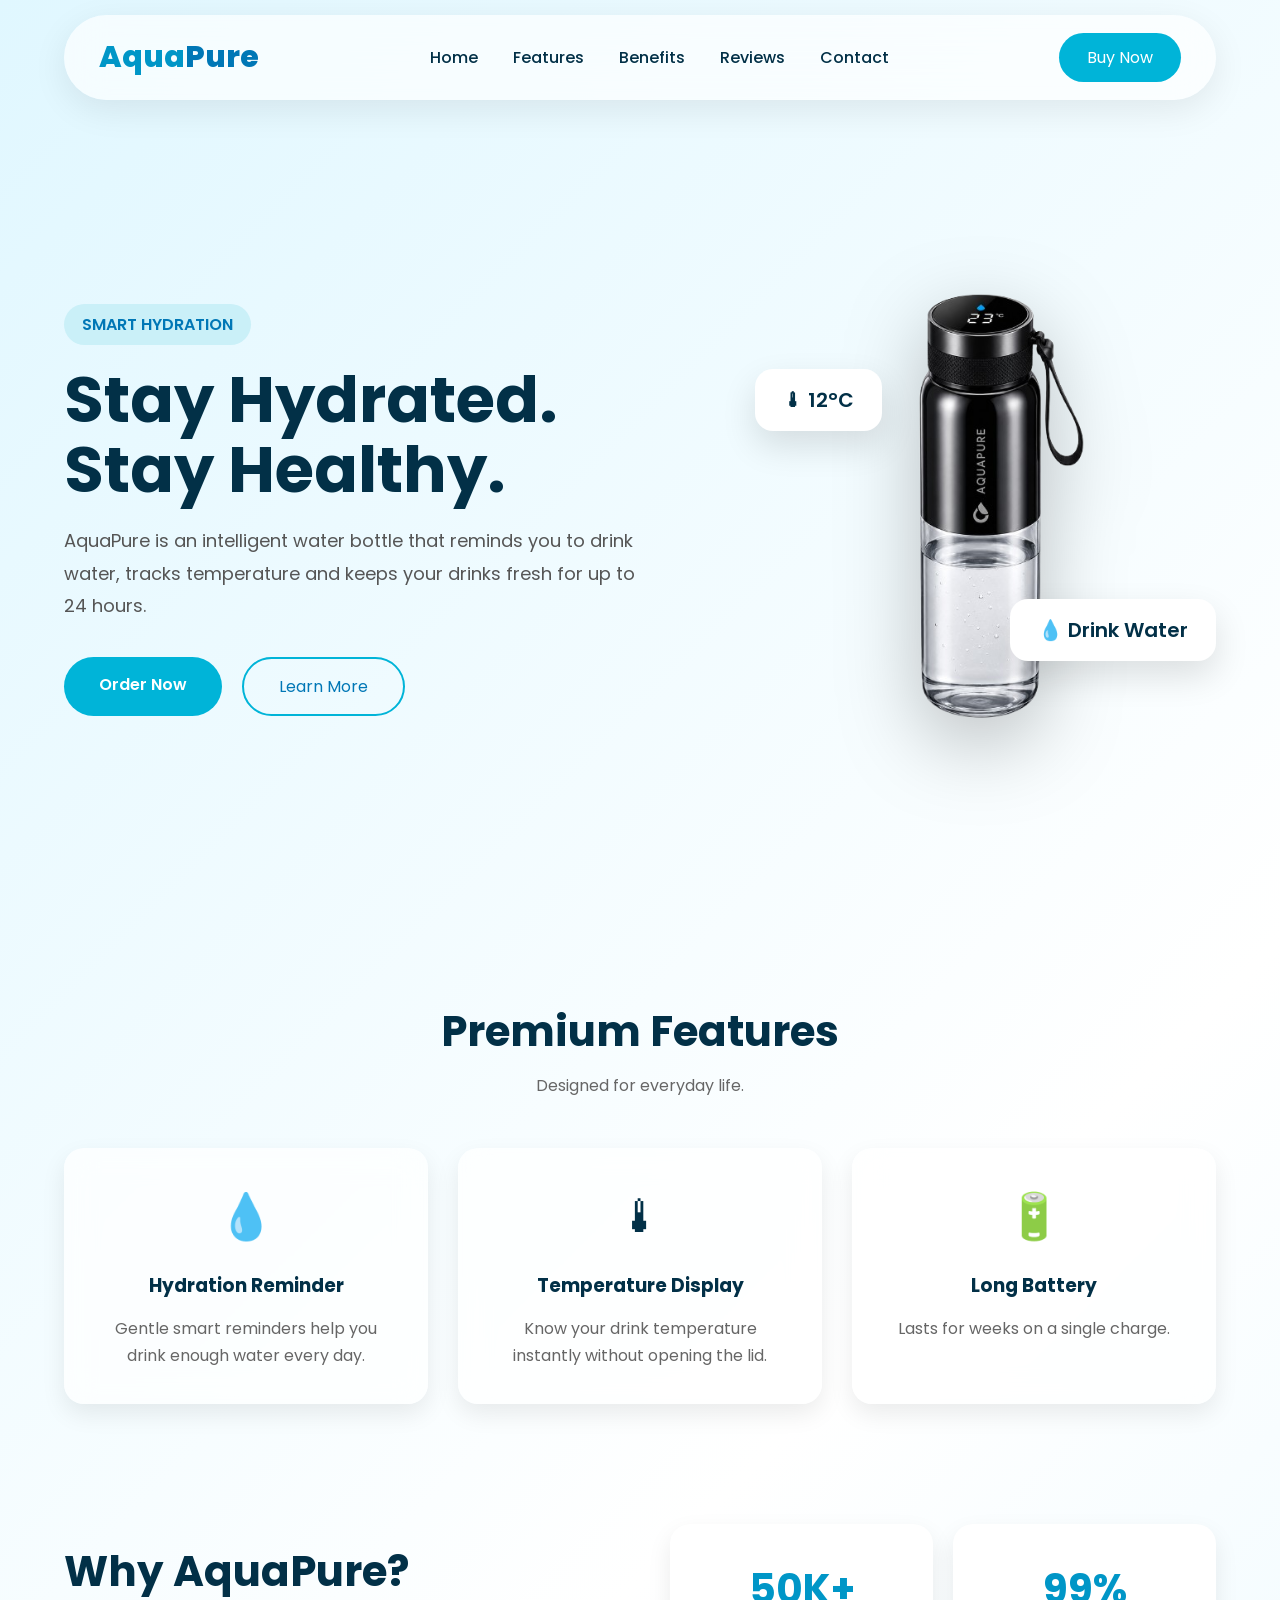
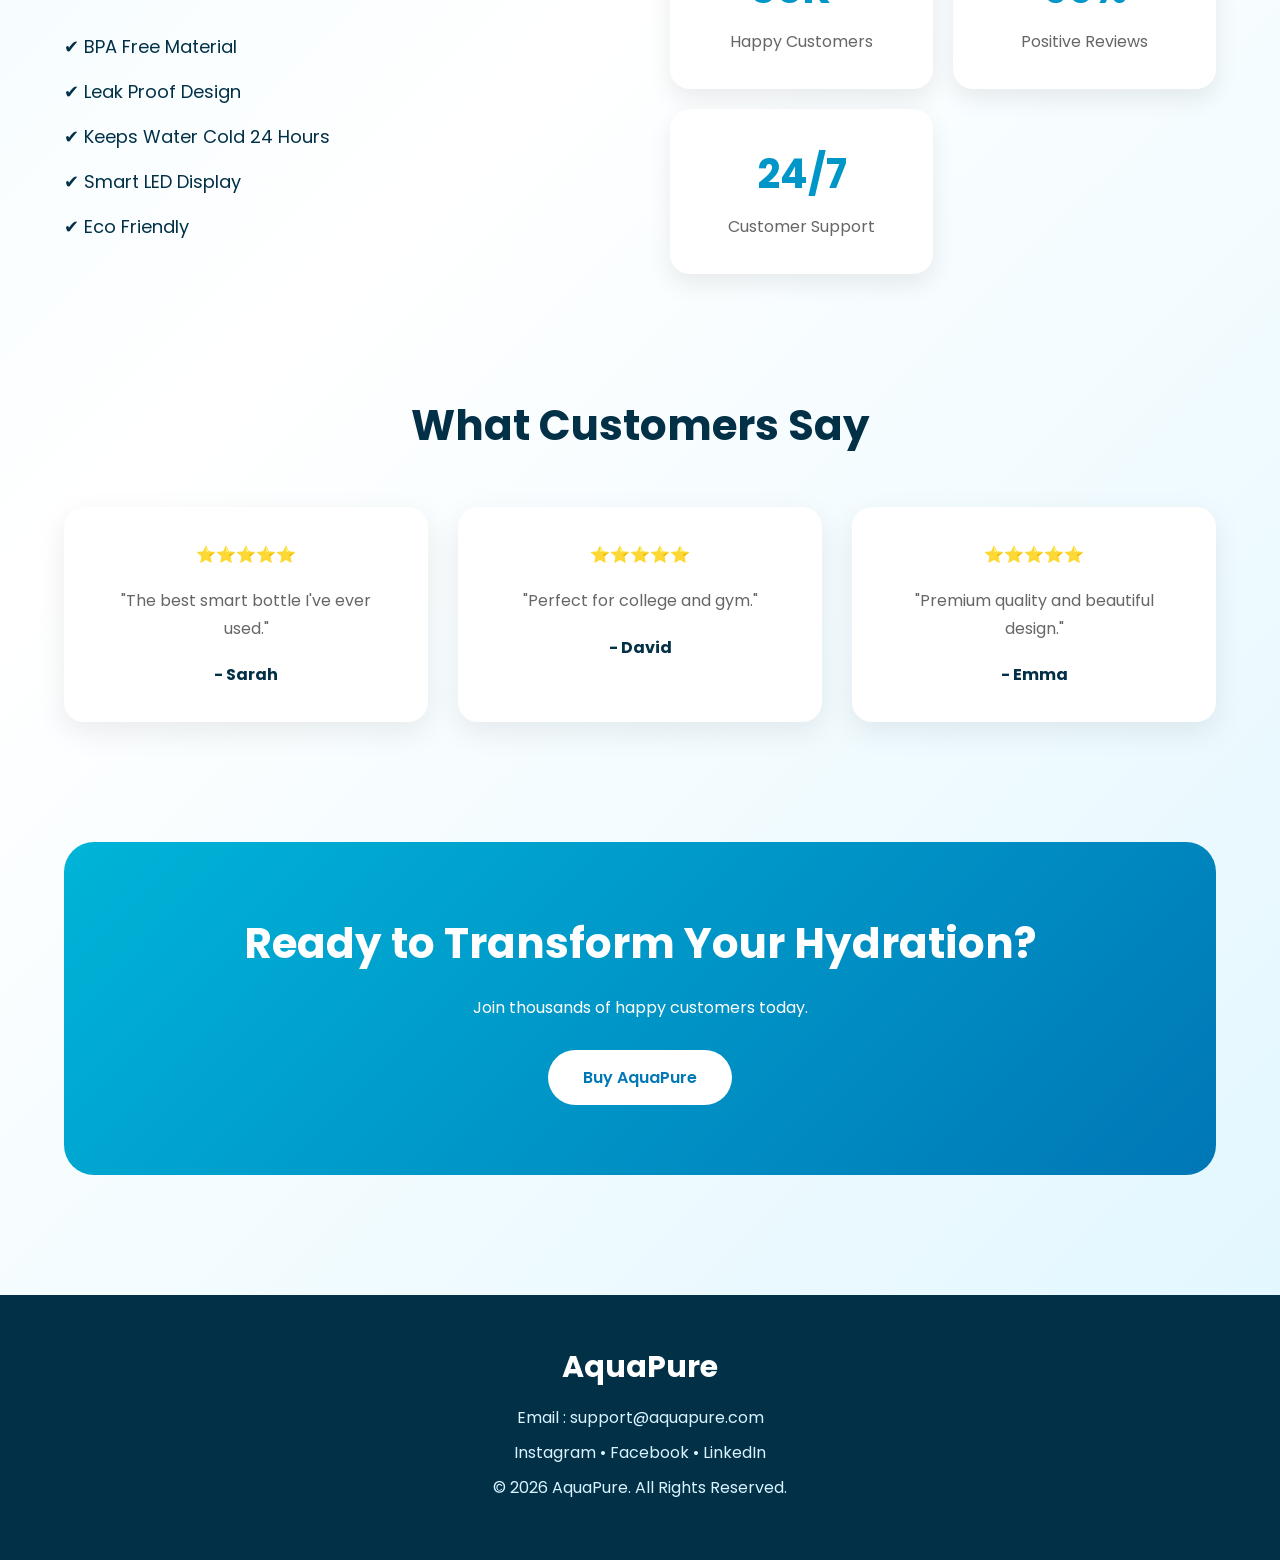
<file: WebDev-L1-LandingPage/index.html>
<!DOCTYPE html>
<html lang="en">
<head>
    <meta charset="UTF-8">
    <meta name="viewport" content="width=device-width, initial-scale=1.0">
    <title>AquaPure | Smart Water Bottle</title>

    <link rel="stylesheet" href="style.css">

    <link rel="preconnect" href="https://fonts.googleapis.com">
    <link rel="preconnect" href="https://fonts.gstatic.com" crossorigin>

    <link href="https://fonts.googleapis.com/css2?family=Poppins:wght@300;400;500;600;700;800&display=swap" rel="stylesheet">
</head>

<body>

<!-- ================= NAVBAR ================= -->

<header>
    <nav class="navbar">

        <div class="logo">
            Aqua<span>Pure</span>
        </div>

        <ul class="nav-links">

            <li><a href="#home">Home</a></li>

            <li><a href="#features">Features</a></li>

            <li><a href="#benefits">Benefits</a></li>

            <li><a href="#reviews">Reviews</a></li>

            <li><a href="#contact">Contact</a></li>

        </ul>

        <a href="#" class="buy-btn">Buy Now</a>

    </nav>
</header>

<!-- ================= HERO ================= -->

<section class="hero" id="home">

<div class="hero-text">

<p class="tag">SMART HYDRATION</p>

<h1>
Stay Hydrated.<br>
Stay Healthy.
</h1>

<p class="description">

AquaPure is an intelligent water bottle that reminds
you to drink water, tracks temperature and keeps
your drinks fresh for up to 24 hours.

</p>

<div class="buttons">

<a href="#" class="primary-btn">Order Now</a>

<a href="#features" class="secondary-btn">Learn More</a>

</div>

</div>

<div class="hero-image">

<img src="images/water.png" alt="Bottle">

<div class="floating-card card1">
🌡 12°C
</div>

<div class="floating-card card2">
💧 Drink Water
</div>

</div>

</section>

<!-- ================= FEATURES ================= -->

<section class="features" id="features">

<h2>Premium Features</h2>

<p>
Designed for everyday life.
</p>

<div class="feature-container">

<div class="feature-card">

<div class="icon">💧</div>

<h3>Hydration Reminder</h3>

<p>
Gentle smart reminders
help you drink enough
water every day.
</p>

</div>

<div class="feature-card">

<div class="icon">🌡</div>

<h3>Temperature Display</h3>

<p>
Know your drink
temperature instantly
without opening the lid.
</p>

</div>

<div class="feature-card">

<div class="icon">🔋</div>

<h3>Long Battery</h3>

<p>
Lasts for weeks on
a single charge.
</p>

</div>

</div>

</section>

<!-- ================= BENEFITS ================= -->

<section class="benefits" id="benefits">

<div class="left">

<h2>Why AquaPure?</h2>

<ul>

<li>✔ BPA Free Material</li>

<li>✔ Leak Proof Design</li>

<li>✔ Keeps Water Cold 24 Hours</li>

<li>✔ Smart LED Display</li>

<li>✔ Eco Friendly</li>

</ul>

</div>

<div class="right">

<div class="info-box">

<h3>50K+</h3>

<p>Happy Customers</p>

</div>

<div class="info-box">

<h3>99%</h3>

<p>Positive Reviews</p>

</div>

<div class="info-box">

<h3>24/7</h3>

<p>Customer Support</p>

</div>

</div>

</section>

<!-- ================= REVIEWS ================= -->

<section class="reviews" id="reviews">

<h2>What Customers Say</h2>

<div class="review-container">

<div class="review-card">

⭐⭐⭐⭐⭐

<p>

"The best smart bottle I've ever used."

</p>

<h4>- Sarah</h4>

</div>

<div class="review-card">

⭐⭐⭐⭐⭐

<p>

"Perfect for college and gym."

</p>

<h4>- David</h4>

</div>

<div class="review-card">

⭐⭐⭐⭐⭐

<p>

"Premium quality and beautiful design."

</p>

<h4>- Emma</h4>

</div>

</div>

</section>

<!-- ================= CTA ================= -->

<section class="cta">

<h2>

Ready to Transform
Your Hydration?

</h2>

<p>

Join thousands of happy customers today.

</p>

<a href="#">Buy AquaPure</a>

</section>

<!-- ================= FOOTER ================= -->

<footer id="contact">

<h3>AquaPure</h3>

<p>Email : support@aquapure.com</p>

<p>Instagram • Facebook • LinkedIn</p>

<p>© 2026 AquaPure. All Rights Reserved.</p>

</footer>

</body>
</html>
</file>
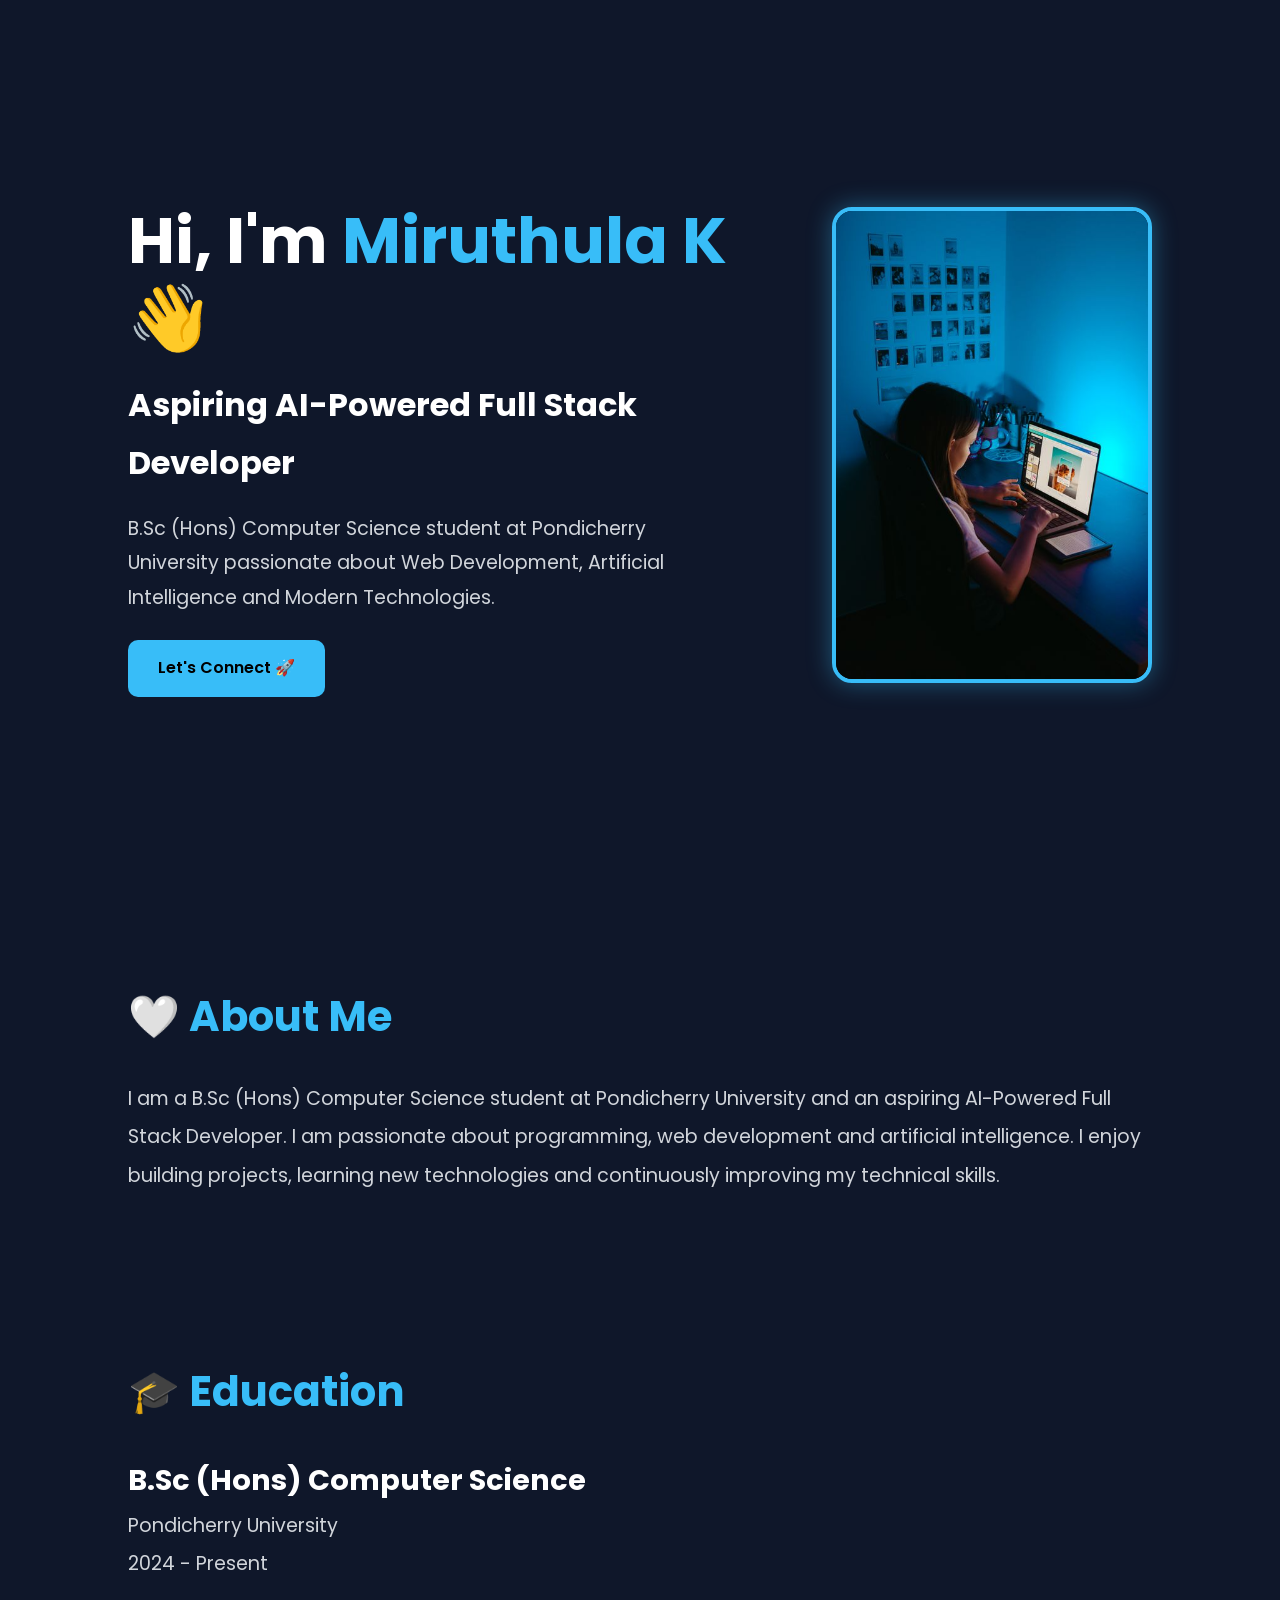
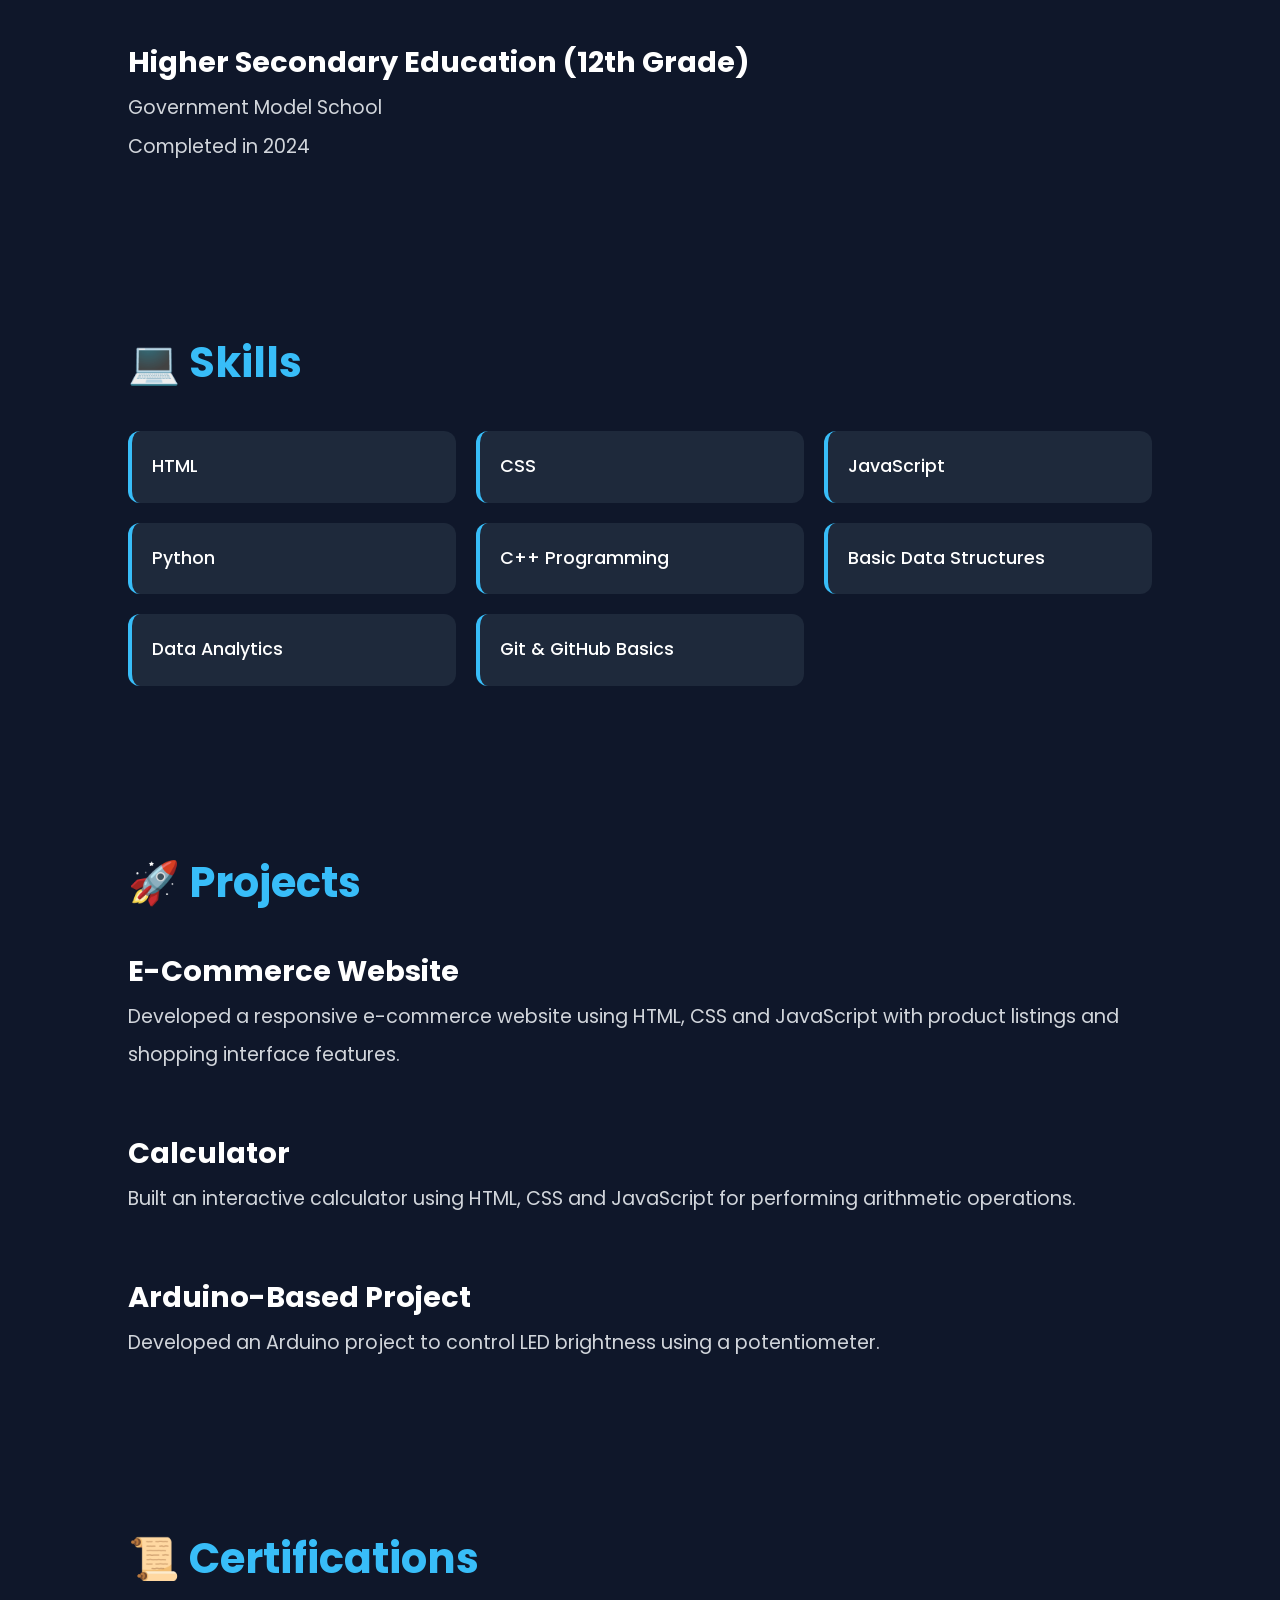
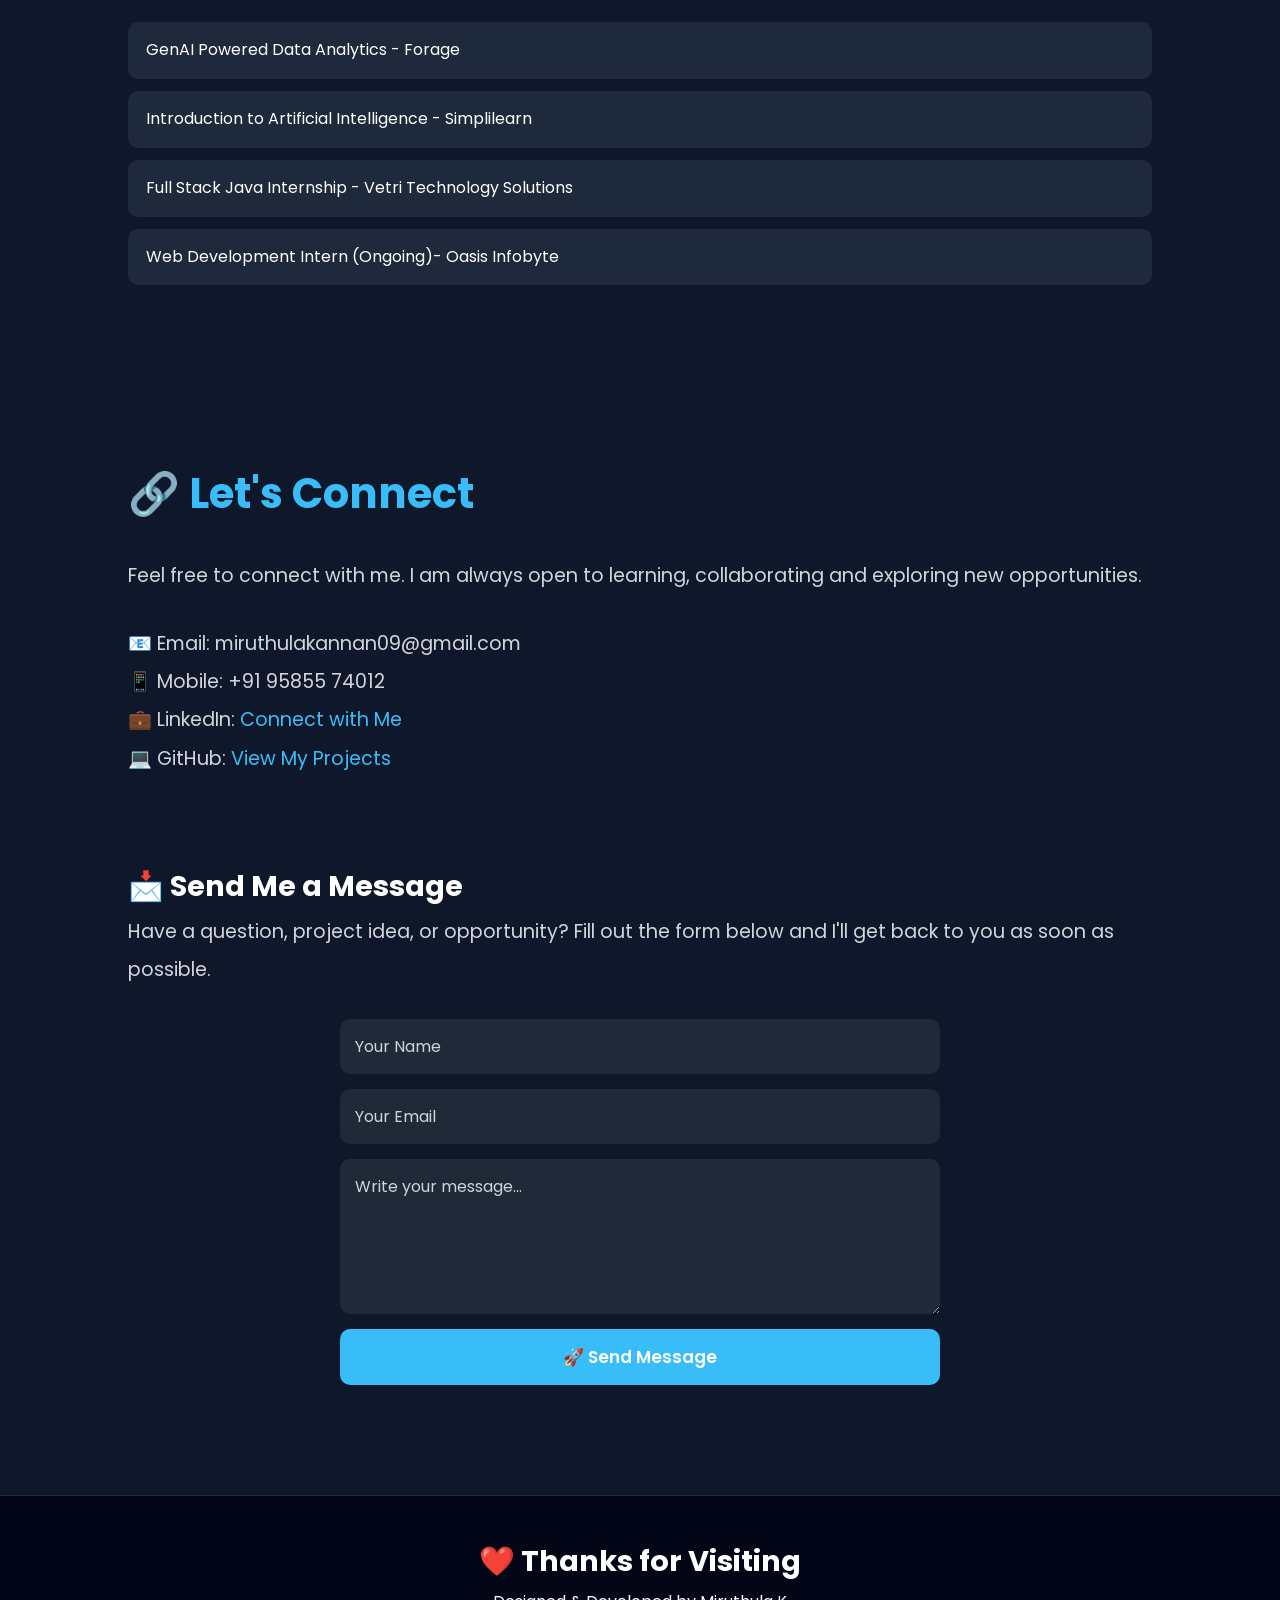
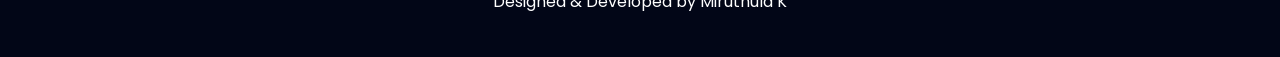
<file: WebDev-L2-Portfolio/index.html>
<!DOCTYPE html>
<html lang="en">

<head>
    <meta charset="UTF-8">
    <meta name="viewport" content="width=device-width, initial-scale=1.0">
    <title>Miruthula K | Portfolio</title>

    <link rel="stylesheet" href="style.css">
</head>

<body>

    <!-- HERO SECTION -->
    <header class="hero">

        <div class="hero-text">
            <h1>Hi, I'm <span>Miruthula K</span> 👋</h1>

            <h2>Aspiring AI-Powered Full Stack Developer</h2>

            <p>
                B.Sc (Hons) Computer Science student at Pondicherry University passionate about Web Development,
                Artificial Intelligence and Modern Technologies.
            </p>

            <a href="#contact" class="btn">
                Let's Connect 🚀
            </a>
        </div>

        <div class="hero-image">
            <img src="image.png" alt="Miruthula K">
        </div>

    </header>

    <!-- ABOUT -->
    <section id="about">

        <h2>🤍 About Me</h2>

        <p>
            I am a B.Sc (Hons) Computer Science student at Pondicherry University and an aspiring AI-Powered Full Stack
            Developer. I am passionate about programming, web development and artificial intelligence. I enjoy building
            projects, learning new technologies and continuously improving my technical skills.
        </p>

    </section>

    <!-- EDUCATION -->
    <section id="education">

        <h2>🎓 Education</h2>

        <h3>B.Sc (Hons) Computer Science</h3>

        <p>
            Pondicherry University <br>
            2024 - Present
        </p>

        <br>

        <h3>Higher Secondary Education (12th Grade)</h3>

        <p>
            Government Model School <br>
            Completed in 2024
        </p>

    </section>

    <!-- SKILLS -->
    <section id="skills">

        <h2>💻 Skills</h2>

        <div class="skills-grid">
            <div class="skill-box">HTML</div>
            <div class="skill-box">CSS</div>
            <div class="skill-box">JavaScript</div>
            <div class="skill-box">Python</div>
            <div class="skill-box">C++ Programming</div>
            <div class="skill-box">Basic Data Structures</div>
            <div class="skill-box">Data Analytics</div>
            <div class="skill-box">Git & GitHub Basics</div>
        </div>

    </section>

    <!-- PROJECTS -->
    <section id="projects">

        <h2>🚀 Projects</h2>

        <h3>E-Commerce Website</h3>

        <p>
            Developed a responsive e-commerce website using HTML, CSS and JavaScript with product listings and shopping
            interface features.
        </p>

        <br>

        <h3>Calculator</h3>

        <p>
            Built an interactive calculator using HTML, CSS and JavaScript for performing arithmetic operations.
        </p>

        <br>

        <h3>Arduino-Based Project</h3>

        <p>
            Developed an Arduino project to control LED brightness using a potentiometer.
        </p>

    </section>

    <!-- CERTIFICATIONS -->
    <section id="certificates">

        <h2>📜 Certifications</h2>

        <ul>
            <li>GenAI Powered Data Analytics - Forage</li>
            <li>Introduction to Artificial Intelligence - Simplilearn</li>
            <li>Full Stack Java Internship - Vetri Technology Solutions</li>
            <li>Web Development Intern (Ongoing)-
Oasis Infobyte</li>
        </ul>

    </section>

    <!-- CONTACT -->
<section id="contact">

    <h2>🔗 Let's Connect</h2>

    <p>
        Feel free to connect with me. I am always open to learning, collaborating and exploring new opportunities.
    </p>

    <br>

    <p>📧 Email: miruthulakannan09@gmail.com</p>

    <p>📱 Mobile: +91 95855 74012</p>

    <p>
        💼 LinkedIn:
        <a href="https://www.linkedin.com/in/miruthula-k-9622aa397" target="_blank">
            Connect with Me
        </a>
    </p>

    <p>
        💻 GitHub:
        <a href="https://github.com/miruthulakannan09-commits" target="_blank">
            View My Projects
        </a>
    </p>

    <br><br>

    <h3>📩 Send Me a Message</h3>

    <p>
        Have a question, project idea, or opportunity? Fill out the form below and I'll get back to you as soon as possible.
    </p>

    <form action="https://formsubmit.co/miruthulakannan09@gmail.com" method="POST">

        <!-- Hidden Settings -->
        <input type="hidden" name="_captcha" value="false">
        <input type="hidden" name="_subject" value="New Portfolio Message">
        <input type="hidden" name="_template" value="table">

        <input
            type="text"
            name="name"
            placeholder="Your Name"
            required
        >

        <input
            type="email"
            name="email"
            placeholder="Your Email"
            required
        >

        <textarea
            name="message"
            rows="5"
            placeholder="Write your message..."
            required
        ></textarea>

        <button type="submit">
            🚀 Send Message
        </button>

    </form>

</section>

<!-- FOOTER -->
<footer>

    <h3>❤️ Thanks for Visiting</h3>

    <p>Designed & Developed by Miruthula K</p>

</footer>

<!-- Back To Top Button -->
<button id="topBtn">⬆</button>

<script src="script.js"></script>

</body>
</html>
</file>
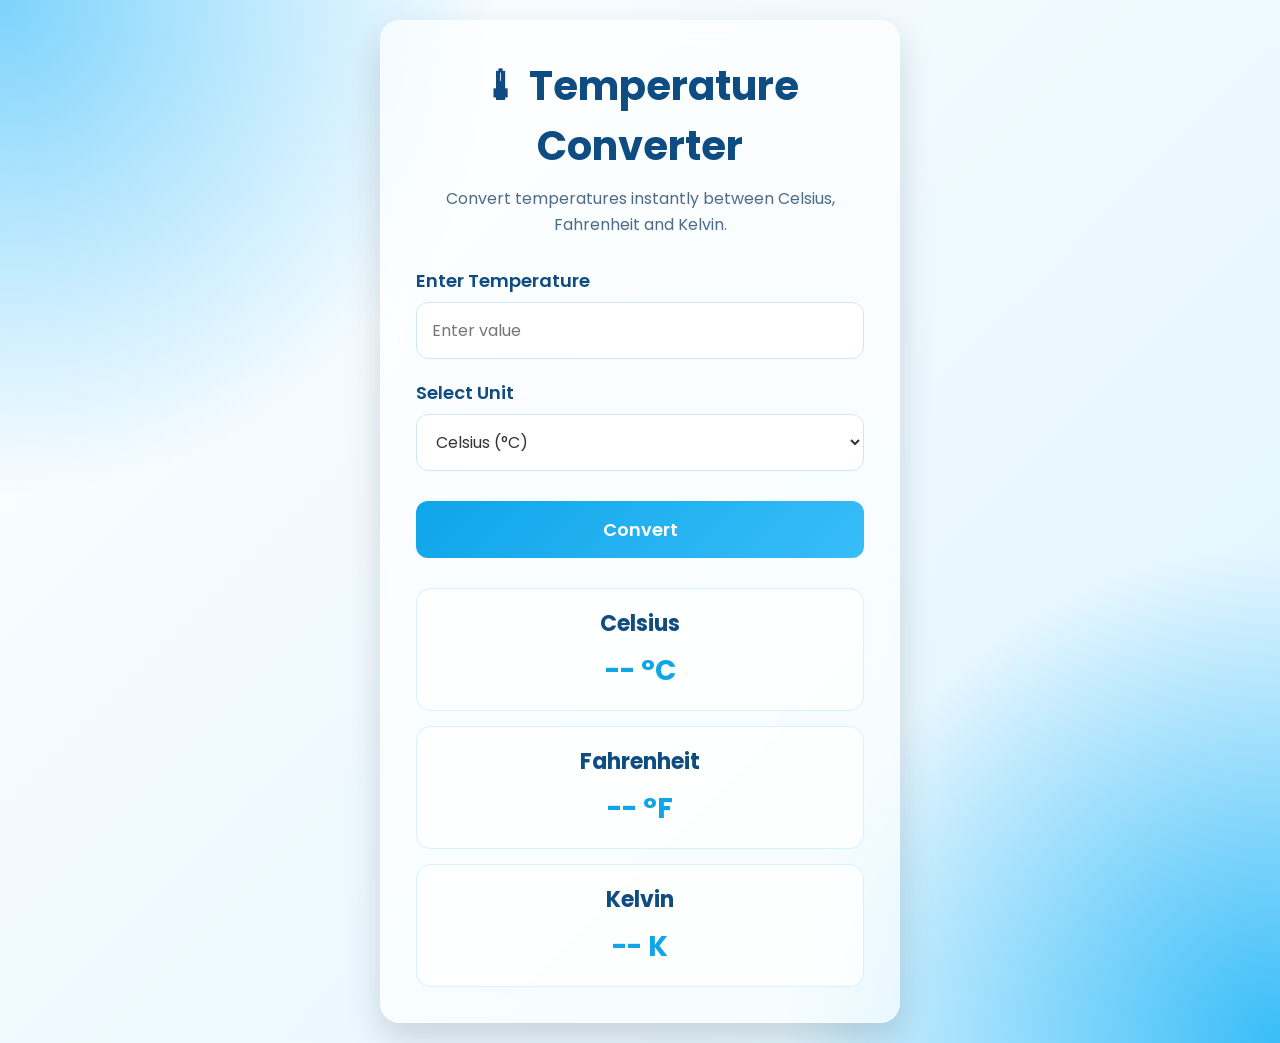
<file: WebDev-L3-TemperatureConverter/index.html>
<!DOCTYPE html>
<html lang="en">
<head>
    <meta charset="UTF-8">
    <meta name="viewport" content="width=device-width, initial-scale=1.0">
    <title>Temperature Converter</title>

    <!-- Google Font -->
    <link rel="preconnect" href="https://fonts.googleapis.com">
    <link rel="preconnect" href="https://fonts.gstatic.com" crossorigin>
    <link href="https://fonts.googleapis.com/css2?family=Poppins:wght@300;400;500;600;700&display=swap" rel="stylesheet">

    <!-- CSS -->
    <link rel="stylesheet" href="style.css">
</head>
<body>

    <div class="container">

        <div class="card">

            <h1>🌡 Temperature Converter</h1>
            <p class="subtitle">
                Convert temperatures instantly between Celsius, Fahrenheit and Kelvin.
            </p>

            <!-- Input -->
            <div class="input-group">
                <label>Enter Temperature</label>
                <input type="number" id="temperature" placeholder="Enter value">
            </div>

            <!-- Unit -->
            <div class="input-group">
                <label>Select Unit</label>

                <select id="unit">
                    <option value="celsius">Celsius (°C)</option>
                    <option value="fahrenheit">Fahrenheit (°F)</option>
                    <option value="kelvin">Kelvin (K)</option>
                </select>
            </div>

            <!-- Button -->
            <button id="convertBtn">
                Convert
            </button>

            <!-- Error Message -->
            <p id="error" class="error"></p>

            <!-- Results -->
            <div class="result-box">

                <div class="result-card">
                    <h3>Celsius</h3>
                    <p id="celsiusResult">-- °C</p>
                </div>

                <div class="result-card">
                    <h3>Fahrenheit</h3>
                    <p id="fahrenheitResult">-- °F</p>
                </div>

                <div class="result-card">
                    <h3>Kelvin</h3>
                    <p id="kelvinResult">-- K</p>
                </div>

            </div>

        </div>

    </div>

    <script src="script.js"></script>

</body>
</html>
</file>
<file: WebDev-L1-LandingPage/style.css>
* {
    margin: 0;
    padding: 0;
    box-sizing: border-box;
    scroll-behavior: smooth;
}

html {
    width: 100%;
    overflow-x: hidden;
}

body {
    width: 100%;
    min-height: 100vh;
    font-family: 'Poppins', sans-serif;
    background: linear-gradient(135deg, #e0f7ff, #ffffff, #dff6ff);
    color: #023047;
    overflow-x: hidden;
}


/* ===========================
   NAVBAR
=========================== */

header {
    width: 100%;
    position: fixed;
    top: 0;
    left: 0;
    z-index: 1000;
}

.navbar {
    width: 90%;
    max-width: 1400px;
    margin: 15px auto 0;
    padding: 18px 35px;

    display: flex;
    justify-content: space-between;
    align-items: center;
    gap: 25px;

    background: rgba(255, 255, 255, 0.65);
    backdrop-filter: blur(18px);
    -webkit-backdrop-filter: blur(18px);

    border-radius: 60px;
    box-shadow: 0 10px 35px rgba(0, 0, 0, 0.08);
}

.logo {
    font-size: 30px;
    font-weight: 800;
    color: #0096c7;
    white-space: nowrap;
}

.logo span {
    color: #0077b6;
}

.nav-links {
    display: flex;
    align-items: center;
    list-style: none;
    gap: 35px;
}

.nav-links a {
    text-decoration: none;
    color: #023047;
    font-weight: 500;
    transition: 0.3s;
    white-space: nowrap;
}

.nav-links a:hover {
    color: #0096c7;
}

.buy-btn {
    text-decoration: none;
    background: #00b4d8;
    color: white;
    padding: 12px 28px;
    border-radius: 30px;
    transition: 0.3s;
    white-space: nowrap;
}

.buy-btn:hover {
    background: #0077b6;
}


/* ===========================
   HERO
=========================== */

.hero {
    min-height: 100vh;
    width: 90%;
    max-width: 1400px;
    margin: auto;
    padding-top: 120px;

    display: flex;
    justify-content: space-between;
    align-items: center;
    gap: 50px;
}

.hero-text {
    width: 50%;
}

.tag {
    display: inline-block;
    background: #caf0f8;
    color: #0077b6;
    padding: 8px 18px;
    border-radius: 30px;
    margin-bottom: 20px;
    font-weight: 600;
}

.hero-text h1 {
    font-size: clamp(42px, 5vw, 65px);
    line-height: 1.1;
    margin-bottom: 20px;
}

.description {
    font-size: 18px;
    color: #555;
    line-height: 1.8;
    margin-bottom: 35px;
    max-width: 650px;
}

.buttons {
    display: flex;
    gap: 20px;
    flex-wrap: wrap;
}

.primary-btn {
    text-decoration: none;
    background: #00b4d8;
    color: white;
    padding: 15px 35px;
    border-radius: 40px;
    transition: 0.4s;
    font-weight: 600;
}

.primary-btn:hover {
    transform: translateY(-5px);
    box-shadow: 0 15px 30px rgba(0, 180, 216, 0.35);
}

.secondary-btn {
    text-decoration: none;
    color: #0077b6;
    border: 2px solid #00b4d8;
    padding: 15px 35px;
    border-radius: 40px;
    transition: 0.4s;
}

.secondary-btn:hover {
    background: #00b4d8;
    color: white;
}


/* ===========================
   HERO IMAGE
=========================== */

.hero-image {
    width: 40%;
    min-width: 0;
    position: relative;

    display: flex;
    justify-content: center;
    align-items: center;
}

.hero-image img {
    width: 370px;
    max-width: 100%;
    height: auto;
    object-fit: contain;

    filter: drop-shadow(0 25px 40px rgba(0, 0, 0, 0.25));

    animation: float 4s ease-in-out infinite;
    transition: 0.4s ease;
}

.hero-image img:hover {
    transform: scale(1.05);
}

@keyframes float {
    0% {
        transform: translateY(0);
    }

    50% {
        transform: translateY(-15px);
    }

    100% {
        transform: translateY(0);
    }
}


/* ===========================
   FLOATING CARDS
=========================== */

.floating-card {
    position: absolute;
    background: #fff;
    padding: 16px 28px;
    border-radius: 18px;

    box-shadow: 0 15px 35px rgba(0, 0, 0, 0.12);

    font-size: 20px;
    font-weight: 600;

    z-index: 2;
}

.card1 {
    top: 90px;
    left: 0;
}

.card2 {
    bottom: 80px;
    right: 0;
}


/* ===========================
   FEATURES
=========================== */

.features {
    width: 90%;
    max-width: 1400px;
    margin: 100px auto;
    text-align: center;
}

.features h2 {
    font-size: 42px;
    margin-bottom: 10px;
}

.features > p {
    color: #666;
    margin-bottom: 50px;
}

.feature-container {
    display: grid;
    grid-template-columns: repeat(auto-fit, minmax(250px, 1fr));
    gap: 30px;
}

.feature-card {
    background: rgba(255, 255, 255, 0.7);
    backdrop-filter: blur(15px);
    -webkit-backdrop-filter: blur(15px);

    padding: 35px;
    border-radius: 20px;

    transition: 0.4s;

    box-shadow: 0 10px 25px rgba(0, 0, 0, 0.08);
}

.feature-card:hover {
    transform: translateY(-10px);
    box-shadow: 0 20px 40px rgba(0, 180, 216, 0.25);
}

.icon {
    font-size: 45px;
    margin-bottom: 20px;
}

.feature-card h3 {
    margin-bottom: 15px;
}

.feature-card p {
    color: #666;
    line-height: 1.7;
}


/* ===========================
   BENEFITS
=========================== */

.benefits {
    width: 90%;
    max-width: 1400px;
    margin: 120px auto;

    display: flex;
    justify-content: space-between;
    align-items: center;

    gap: 60px;
}

.left {
    flex: 1;
    min-width: 0;
}

.left h2 {
    font-size: 42px;
    margin-bottom: 30px;
}

.left ul {
    list-style: none;
}

.left li {
    margin-bottom: 18px;
    font-size: 18px;
}

.right {
    flex: 1;
    min-width: 0;

    display: grid;
    grid-template-columns: repeat(auto-fit, minmax(180px, 1fr));
    gap: 20px;
}

.info-box {
    background: #fff;
    padding: 35px;
    border-radius: 20px;
    text-align: center;

    box-shadow: 0 10px 25px rgba(0, 0, 0, 0.08);
}

.info-box h3 {
    font-size: 40px;
    color: #0096c7;
}

.info-box p {
    margin-top: 10px;
    color: #666;
}


/* ===========================
   REVIEWS
=========================== */

.reviews {
    width: 90%;
    max-width: 1400px;
    margin: 120px auto;
    text-align: center;
}

.reviews h2 {
    font-size: 42px;
    margin-bottom: 50px;
}

.review-container {
    display: grid;
    grid-template-columns: repeat(auto-fit, minmax(260px, 1fr));
    gap: 30px;
}

.review-card {
    background: white;
    padding: 35px;
    border-radius: 20px;

    box-shadow: 0 10px 30px rgba(0, 0, 0, 0.08);

    transition: 0.3s;
}

.review-card:hover {
    transform: translateY(-8px);
}

.review-card p {
    margin: 20px 0;
    color: #666;
    line-height: 1.7;
}


/* ===========================
   CTA
=========================== */

.cta {
    width: 90%;
    max-width: 1400px;
    margin: 120px auto;

    text-align: center;

    padding: 70px 20px;

    border-radius: 30px;

    background: linear-gradient(135deg, #00b4d8, #0077b6);
    color: white;
}

.cta h2 {
    font-size: 42px;
    margin-bottom: 20px;
}

.cta p {
    margin-bottom: 30px;
}

.cta a {
    display: inline-block;

    text-decoration: none;

    background: white;
    color: #0077b6;

    padding: 15px 35px;
    border-radius: 40px;

    font-weight: 600;

    transition: 0.3s;
}

.cta a:hover {
    transform: scale(1.05);
}


/* ===========================
   FOOTER
=========================== */

footer {
    background: #023047;
    color: white;

    text-align: center;

    padding: 50px 20px;
}

footer h3 {
    font-size: 30px;
    margin-bottom: 15px;
}

footer p {
    margin: 10px 0;
    color: #d9f4ff;
}


/* ===========================
   TABLET
=========================== */

@media (max-width: 992px) {

    .navbar {
        flex-wrap: wrap;
        justify-content: center;
        border-radius: 25px;
        padding: 16px 25px;
    }

    .hero {
        flex-direction: column;
        text-align: center;
        padding-top: 180px;
        gap: 40px;
    }

    .hero-text {
        width: 100%;
    }

    .hero-text h1 {
        font-size: 48px;
    }

    .description {
        margin-left: auto;
        margin-right: auto;
    }

    .hero-image {
        width: 100%;
    }

    .hero-image img {
        width: 280px;
    }

    .buttons {
        justify-content: center;
    }

    .benefits {
        flex-direction: column;
    }

    .left,
    .right {
        width: 100%;
    }
}


/* ===========================
   MOBILE
=========================== */

@media (max-width: 768px) {

    .navbar {
        width: 94%;
        margin-top: 8px;
        padding: 14px 18px;

        flex-direction: column;
        gap: 12px;

        border-radius: 25px;
    }

    .logo {
        font-size: 25px;
    }

    .nav-links {
        width: 100%;
        justify-content: center;
        flex-wrap: wrap;
        gap: 10px 18px;
    }

    .nav-links a {
        font-size: 14px;
    }

    .buy-btn {
        padding: 9px 20px;
        font-size: 14px;
    }

    .hero {
        width: 92%;
        padding-top: 240px;
        gap: 50px;
    }

    .hero-text h1 {
        font-size: 38px;
    }

    .tag {
        font-size: 14px;
        padding: 7px 15px;
    }

    .description {
        font-size: 16px;
        line-height: 1.6;
    }

    .buttons {
        width: 100%;
        flex-direction: column;
        align-items: center;
        gap: 12px;
    }

    .primary-btn,
    .secondary-btn {
        width: 100%;
        max-width: 280px;
        text-align: center;
        padding: 13px 25px;
    }

    .hero-image {
        width: 100%;
    }

    .hero-image img {
        width: 230px;
    }

    .floating-card {
        font-size: 13px;
        padding: 10px 14px;
    }

    .card1 {
        top: 30px;
        left: 0;
    }

    .card2 {
        bottom: 30px;
        right: 0;
    }

    .features,
    .benefits,
    .reviews,
    .cta {
        width: 92%;
        margin: 80px auto;
    }

    .features h2,
    .left h2,
    .reviews h2,
    .cta h2 {
        font-size: 32px;
    }

    .feature-container,
    .review-container {
        grid-template-columns: 1fr;
    }

    .feature-card,
    .review-card,
    .info-box {
        padding: 25px;
    }

    .benefits {
        gap: 35px;
    }

    .left,
    .right {
        width: 100%;
    }

    .right {
        grid-template-columns: 1fr;
    }

    .cta {
        padding: 50px 20px;
    }

    footer {
        padding: 40px 15px;
    }
}


/* ===========================
   SMALL PHONES
=========================== */

@media (max-width: 480px) {

    .navbar {
        width: 94%;
        padding: 12px 14px;
    }

    .logo {
        font-size: 22px;
    }

    .nav-links {
        gap: 8px 12px;
    }

    .nav-links a {
        font-size: 12px;
    }

    .buy-btn {
        font-size: 12px;
        padding: 8px 16px;
    }

    .hero {
        width: 92%;
        padding-top: 230px;
    }

    .hero-text h1 {
        font-size: 34px;
    }

    .description {
        font-size: 15px;
    }

    .hero-image img {
        width: 200px;
        max-width: 75%;
    }

    .floating-card {
        font-size: 11px;
        padding: 8px 11px;
        border-radius: 12px;
    }

    .card1 {
        top: 35px;
        left: 0;
    }

    .card2 {
        bottom: 25px;
        right: 0;
    }

    .features h2,
    .left h2,
    .reviews h2,
    .cta h2 {
        font-size: 28px;
    }

    .features > p {
        font-size: 14px;
        line-height: 1.6;
    }

    .left li {
        font-size: 15px;
    }

    .info-box h3 {
        font-size: 32px;
    }

    .cta {
        padding: 45px 16px;
        border-radius: 22px;
    }

    .cta p {
        font-size: 14px;
        line-height: 1.6;
    }

    footer h3 {
        font-size: 25px;
    }

    footer p {
        font-size: 14px;
        line-height: 1.6;
    }
}


/* ===========================
   VERY SMALL PHONES
=========================== */

@media (max-width: 360px) {

    .nav-links {
        gap: 7px 9px;
    }

    .nav-links a {
        font-size: 11px;
    }

    .hero {
        padding-top: 225px;
    }

    .hero-text h1 {
        font-size: 30px;
    }

    .hero-image img {
        width: 180px;
    }

    .floating-card {
        font-size: 10px;
        padding: 7px 9px;
    }
}
</file>
<file: WebDev-L2-Portfolio/style.css>
@import url('https://fonts.googleapis.com/css2?family=Poppins:wght@300;400;500;600;700;800&display=swap');

*{
margin:0;
padding:0;
box-sizing:border-box;
font-family:'Poppins',sans-serif;
scroll-behavior:smooth;
}

body{
background:#0f172a;
color:white;
line-height:1.8;
overflow-x:hidden;
}

/* HERO SECTION */

.hero{
min-height:100vh;
display:flex;
justify-content:space-between;
align-items:center;
padding:80px 10%;
gap:50px;
}

.hero-text{
flex:1;
}

.hero h1{
font-size:4rem;
line-height:1.2;
margin-bottom:20px;
}

.hero span{
color:#38bdf8;
}

.hero h2{
font-size:2rem;
margin-bottom:20px;
}

.hero p{
color:#d1d5db;
font-size:1.2rem;
max-width:600px;
}

.btn{
display:inline-block;
margin-top:25px;
padding:14px 30px;
background:#38bdf8;
color:#000;
text-decoration:none;
border-radius:10px;
font-weight:600;
transition:0.3s;
}

.btn:hover{
transform:translateY(-4px) scale(1.03);
box-shadow:0 0 20px rgba(56,189,248,.5);
}

.hero-image img{
width:100%;
max-width:320px;
height:auto;
border-radius:20px;
border:4px solid #38bdf8;
box-shadow:0 0 25px rgba(56,189,248,.4);
}

/* SECTIONS */

section{
padding:80px 10%;
opacity:0;
transform:translateY(40px);
transition:0.6s;
}

section.show{
opacity:1;
transform:translateY(0);
}

section h2{
color:#38bdf8;
margin-bottom:25px;
font-size:2.6rem;
}

section p{
color:#d1d5db;
font-size:1.2rem;
line-height:2;
}

h3{
margin-top:25px;
font-size:1.8rem;
color:white;
}

/* SKILLS */

.skills-grid{
display:grid;
grid-template-columns:repeat(auto-fit,minmax(250px,1fr));
gap:20px;
margin-top:30px;
}

.skill-box{
background:#1e293b;
padding:20px;
border-radius:12px;
font-size:1.1rem;
font-weight:500;
border-left:4px solid #38bdf8;
transition:0.3s;
}

.skill-box:hover{
transform:translateY(-5px);
box-shadow:0 0 15px rgba(56,189,248,.3);
}

/* CERTIFICATES */

ul{
list-style:none;
}

ul li{
background:#1e293b;
margin:12px 0;
padding:14px 18px;
border-radius:10px;
transition:0.3s;
}

ul li:hover{
transform:translateX(5px);
}

/* LINKS */

a{
color:#38bdf8;
text-decoration:none;
}

a:hover{
text-decoration:underline;
}

/* FOOTER */

footer{
text-align:center;
padding:40px;
background:#020617;
border-top:1px solid #1e293b;
}

footer h3{
margin-top:0;
}

/* TOP BUTTON */

#topBtn{
position:fixed;
bottom:20px;
right:20px;
border:none;
background:#38bdf8;
color:#000;
padding:12px 16px;
border-radius:50%;
cursor:pointer;
display:none;
font-size:18px;
z-index:999;
transition:0.3s;
}

#topBtn:hover{
transform:translateY(-3px);
}

/* MOBILE RESPONSIVE */

@media(max-width:768px){

```
.hero{
    flex-direction:column;
    text-align:center;
    padding:60px 8%;
}

.hero h1{
    font-size:2.8rem;
}

.hero h2{
    font-size:1.5rem;
}

.hero p{
    font-size:1rem;
}

.hero-image img{
    max-width:250px;
}

section{
    padding:60px 8%;
}

section h2{
    font-size:2rem;
}

section p{
    font-size:1rem;
}

h3{
    font-size:1.4rem;
}

.skill-box{
    font-size:1rem;
}

ul li{
    font-size:1rem;
}
```

}
#contact form{
    display:flex;
    flex-direction:column;
    gap:15px;
    max-width:600px;
    margin:30px auto;
}

#contact input,
#contact textarea{
    width:100%;
    padding:15px;
    border:none;
    border-radius:10px;
    font-size:16px;
    background:#1f2937;
    color:#fff;
}

#contact input::placeholder,
#contact textarea::placeholder{
    color:#cbd5e1;
}

#contact button{
    padding:15px;
    border:none;
    border-radius:10px;
    background:#38bdf8;
    color:#fff;
    font-size:17px;
    font-weight:600;
    cursor:pointer;
    transition:.3s;
}

#contact button:hover{
    background:#0ea5e9;
}
</file>
<file: WebDev-L3-TemperatureConverter/style.css>
/* Google Font */
*{
    margin: 0;
    padding: 0;
    box-sizing: border-box;
    font-family: 'Poppins', sans-serif;
}

/* Body */
body{
    min-height: 100vh;
    display: flex;
    justify-content: center;
    align-items: center;
    padding: 20px;

    background:
        radial-gradient(circle at top left, #7dd3fc 0%, transparent 30%),
        radial-gradient(circle at bottom right, #38bdf8 0%, transparent 30%),
        linear-gradient(135deg, #ffffff, #eef9ff, #dff4ff);
}

/* Container */
.container{
    width: 100%;
    max-width: 520px;
}

/* Card */
.card{
    background: rgba(255,255,255,0.65);
    backdrop-filter: blur(15px);
    -webkit-backdrop-filter: blur(15px);

    border: 1px solid rgba(255,255,255,0.5);
    border-radius: 20px;

    padding: 35px;

    box-shadow: 0 15px 35px rgba(0,0,0,.15);

    color: #1e3a5f;
}

/* Heading */
h1{
    text-align: center;
    margin-bottom: 10px;
    font-size: 40px;
    color: #0f4c81;
}

.subtitle{
    text-align: center;
    margin-bottom: 30px;
    color: #4b6b88;
    font-size: 16px;
    line-height: 1.6;
}

/* Input Section */
.input-group{
    margin-bottom: 20px;
}

label{
    display: block;
    margin-bottom: 8px;
    font-size: 18px;
    font-weight: 600;
    color: #0f4c81;
}

input,
select{
    width: 100%;
    padding: 15px;

    border: 1px solid #cde7f8;
    outline: none;

    border-radius: 12px;

    font-size: 16px;
    background: white;
    color: #333;

    transition: .3s;
}

input:focus,
select:focus{
    border-color: #38bdf8;
    box-shadow: 0 0 8px rgba(56,189,248,.4);
}

/* Button */
button{
    width: 100%;
    padding: 15px;

    border: none;
    border-radius: 12px;

    background: linear-gradient(135deg,#0ea5e9,#38bdf8);
    color: white;

    font-size: 18px;
    font-weight: 600;

    cursor: pointer;
    transition: .3s;

    margin-top: 10px;
}

button:hover{
    transform: translateY(-3px);
    box-shadow: 0 10px 20px rgba(14,165,233,.35);
}

/* Error */
.error{
    color: #d32f2f;
    text-align: center;
    margin-top: 15px;
    font-weight: 600;
}

/* Results */
.result-box{
    margin-top: 30px;
    display: grid;
    gap: 15px;
}

.result-card{
    background: rgba(255,255,255,.75);
    border-radius: 15px;
    padding: 18px;

    text-align: center;

    border: 1px solid rgba(56,189,248,.2);

    transition: .3s;
}

.result-card:hover{
    transform: translateY(-4px);
    box-shadow: 0 10px 20px rgba(0,0,0,.12);
}

.result-card h3{
    margin-bottom: 10px;
    color: #0f4c81;
    font-size: 22px;
}

.result-card p{
    font-size: 28px;
    font-weight: bold;
    color: #0ea5e9;
}

/* Responsive */
@media (max-width:600px){

    .card{
        padding: 25px;
    }

    h1{
        font-size: 30px;
    }

    .subtitle{
        font-size: 15px;
    }

    button{
        font-size: 16px;
    }

    .result-card p{
        font-size: 22px;
    }
}
</file>
